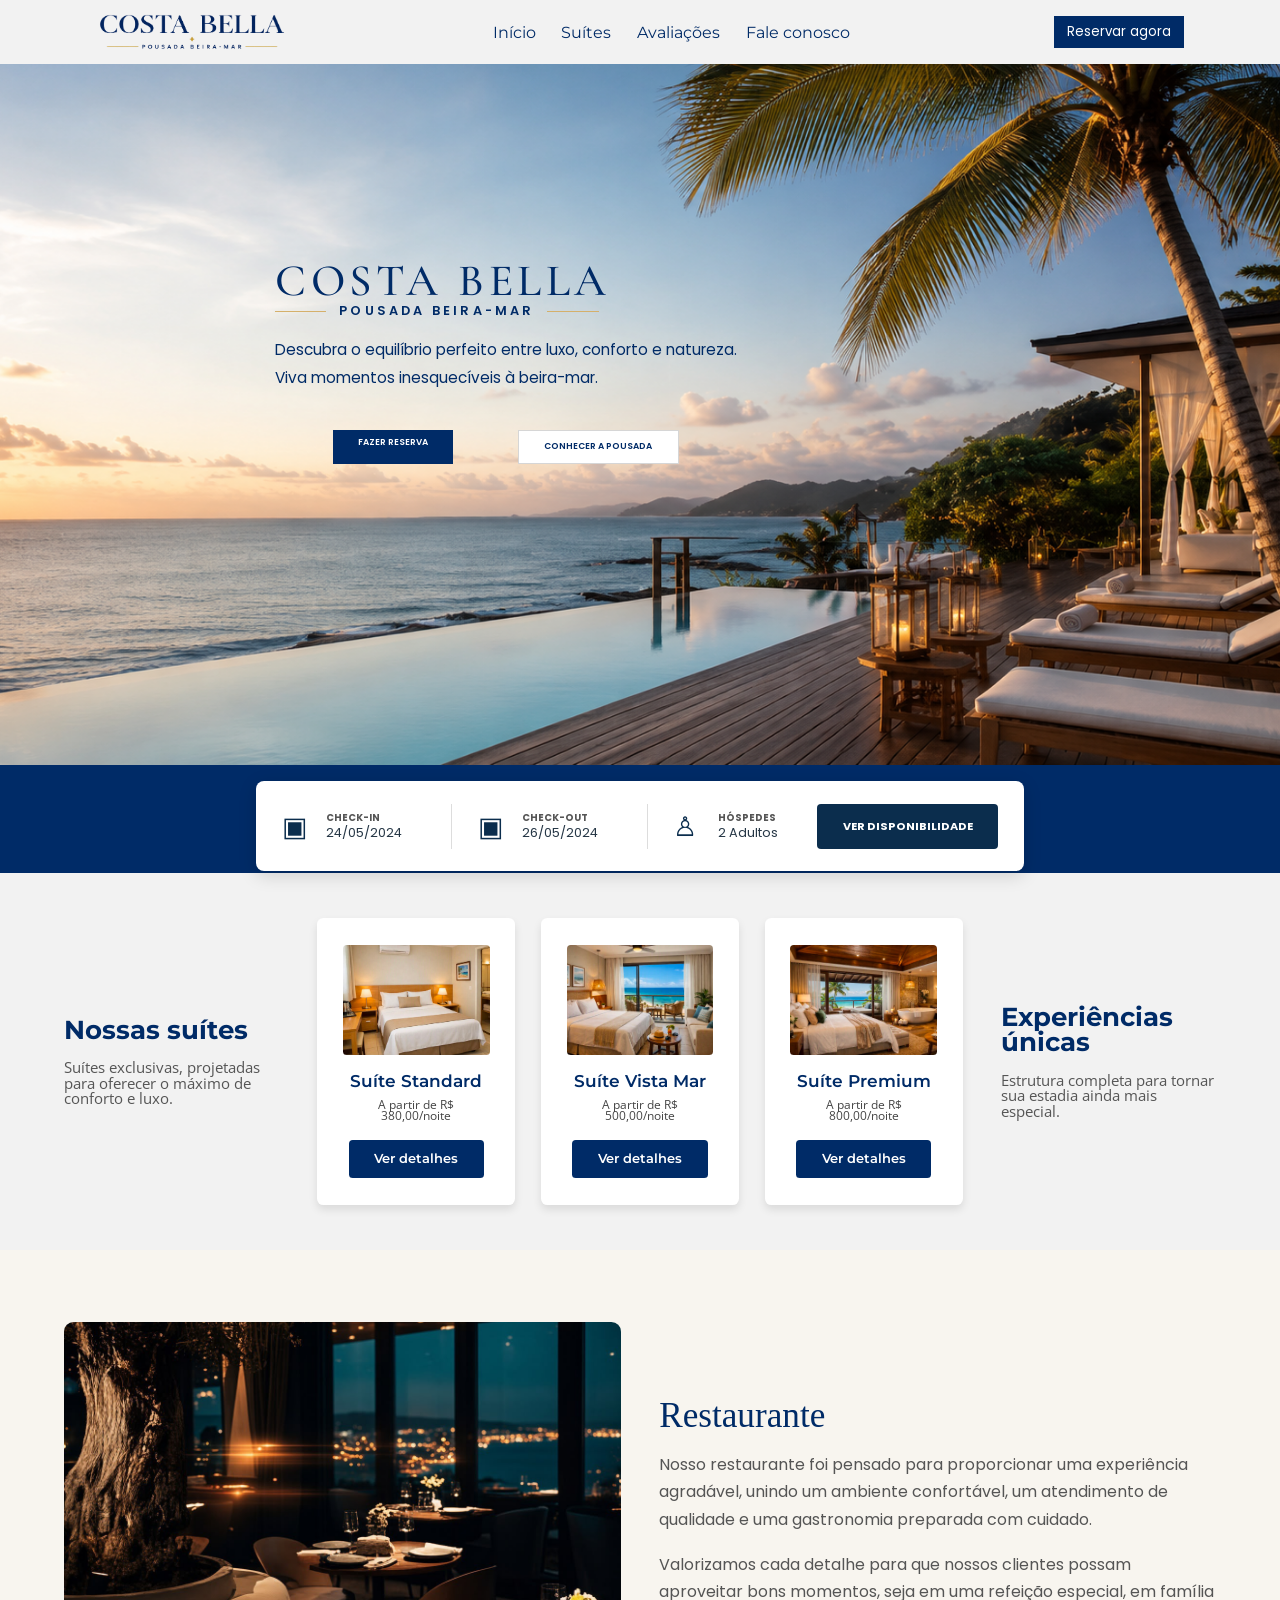
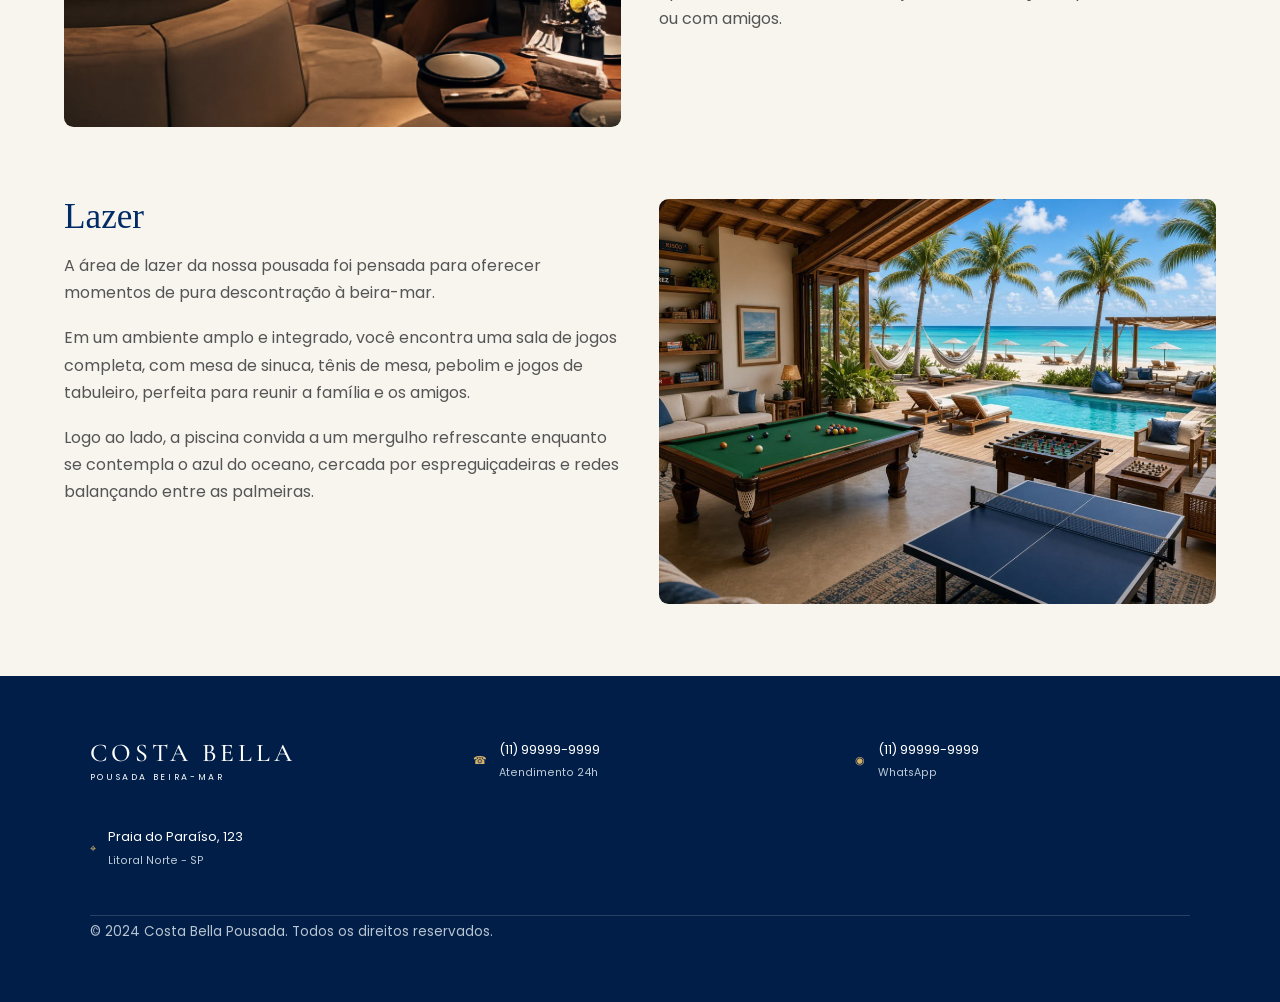
<file: index.html>
<!DOCTYPE html>
<html lang="pt-br">

<head>
    <meta charset="UTF-8">
    <meta name="viewport" content="width=device-width, initial-scale=1.0">
    <title>Costa Bella</title>

    <link href="https://fonts.googleapis.com/css2?family=Cormorant+Garamond:wght@500;600&family=Montserrat:wght@600;800&family=Open+Sans:wght@400;600&family=Poppins:wght@400;600&display=swap" rel="stylesheet">

    <link rel="stylesheet" href="css/reset.css">
    <link rel="stylesheet" href="css/style.css">
</head>

<body>

    <header>

        <img src="images/logo.png" alt="Costa Bella">
        <button class="menu-mobile" onclick="abrirMenu()">☰</button>
        <nav id="menu">
            <ul class="itens-menu">
                <li>
                    <a href="index.html">Início</a>
                </li>
                <li>
                    <a href="acomodacoes.html">Suítes</a>
                </li>
                <li>
                <li>
                    <a href="#">Avaliações</a>
                </li>
                <li>
                    <a href="#contato">Fale conosco</a>
                </li>
            </ul>
        </nav>
        <button class="btn-reserva">
            Reservar agora
        </button>
    </header>


    <div class="hero">

        <div class="hero-conteudo">

            <h2>COSTA BELLA</h2>

            <div class="subtitulo">

                <span></span>

                POUSADA BEIRA-MAR

                <span></span>

            </div>

            <p>
                Descubra o equilíbrio perfeito entre luxo,
                conforto e natureza.<br>
                Viva momentos inesquecíveis à beira-mar.
            </p>

            <div class="hero-botoes">

                <a href="#reserva" class="btn-principal">
                    FAZER RESERVA
                </a>

                <a href="#sobre" class="btn-secundario">
                    CONHECER A POUSADA
                </a>

            </div>

        </div>

    </div>


    <div class="simulacao" id="reserva">

        <div class="reserva">

            <div class="campo">

                <span class="icone">▣</span>

                <div>

                    <small>CHECK-IN</small>

                    <strong>24/05/2024</strong>

                </div>

            </div>


            <div class="linha"></div>


            <div class="campo">

                <span class="icone">▣</span>

                <div>

                    <small>CHECK-OUT</small>

                    <strong>26/05/2024</strong>

                </div>

            </div>


            <div class="linha"></div>


            <div class="campo">

                <span class="icone">♙</span>

                <div>

                    <small>HÓSPEDES</small>

                    <strong>2 Adultos</strong>

                </div>

            </div>


            <button>
                VER DISPONIBILIDADE
            </button>

        </div>

    </div>


    <section class="sec2" id="sobre">

        <div class="sec2-card1">

            <h3>Nossas suítes</h3>

            <p>
                Suítes exclusivas, projetadas para oferecer
                o máximo de conforto e luxo.
            </p>

        </div>


        <div class="suites-container">


            <div class="sec2-card2">

                <img src="images/suite-standart.jpeg" alt="Suíte Standard">

                <h4>Suíte Standard</h4>

                <p>
                    A partir de R$ 380,00/noite
                </p>

                <button>
                    <a href="galeria.html">
                        Ver detalhes
                    </a>
                </button>

            </div>


            <div class="sec2-card2">

                <img src="images/suite-vista-mar.jpeg" alt="Suíte Vista Mar">

                <h4>Suíte Vista Mar</h4>

                <p>
                    A partir de R$ 500,00/noite
                </p>

                <button>
                    <a href="galeria.html">
                        Ver detalhes
                    </a>
                </button>

            </div>


            <div class="sec2-card2">

                <img src="images/suite-premium.jpeg" alt="Suíte Premium">

                <h4>Suíte Premium</h4>

                <p>
                    A partir de R$ 800,00/noite
                </p>

                <button>
                    <a href="galeria.html">
                        Ver detalhes
                    </a>
                </button>

            </div>


        </div>


        <div class="sec2-card1 experiencias">

            <h3>Experiências únicas</h3>

            <p>
                Estrutura completa para tornar sua
                estadia ainda mais especial.
            </p>

        </div>

    </section>


    <section class="restaurante">

        <div class="restaurante-img">

            <img src="images/restaurante3.jpeg" alt="Restaurante Costa Bella">

        </div>


        <div class="restaurante-texto">

            <h2>Restaurante</h2>

            <p>
                Nosso restaurante foi pensado para proporcionar
                uma experiência agradável, unindo um ambiente
                confortável, um atendimento de qualidade e uma
                gastronomia preparada com cuidado.
            </p>

            <p>
                Valorizamos cada detalhe para que nossos clientes
                possam aproveitar bons momentos, seja em uma
                refeição especial, em família ou com amigos.
            </p>

        </div>

    </section>


    <section class="lazer">

        <div class="restaurante-img">

            <img src="images/lazer.png" alt="Área de lazer">

        </div>


        <div class="restaurante-texto">

            <h2>Lazer</h2>

            <p>
                A área de lazer da nossa pousada foi pensada
                para oferecer momentos de pura descontração
                à beira-mar.
            </p>

            <p>
                Em um ambiente amplo e integrado, você encontra
                uma sala de jogos completa, com mesa de sinuca,
                tênis de mesa, pebolim e jogos de tabuleiro,
                perfeita para reunir a família e os amigos.
            </p>

            <p>
                Logo ao lado, a piscina convida a um mergulho
                refrescante enquanto se contempla o azul do oceano,
                cercada por espreguiçadeiras e redes balançando
                entre as palmeiras.
            </p>

        </div>

    </section>


    <footer class="footer" id="contato">

        <div class="footer-logo">

            <h2>COSTA BELLA</h2>

            <span>POUSADA BEIRA-MAR</span>

        </div>


        <div class="footer-item">

            <strong>☎</strong>

            <div>

                <p>(11) 99999-9999</p>

                <small>Atendimento 24h</small>

            </div>

        </div>


        <div class="footer-item">

            <strong>◉</strong>

            <div>

                <p>(11) 99999-9999</p>

                <small>WhatsApp</small>

            </div>

        </div>


        <div class="footer-item">

            <strong>⌖</strong>

            <div>

                <p>Praia do Paraíso, 123</p>

                <small>Litoral Norte - SP</small>

            </div>

        </div>


        <div class="copyright">

            © 2024 Costa Bella Pousada. Todos os direitos reservados.

        </div>

    </footer>


    <script>

        function abrirMenu() {

            const menu = document.getElementById("menu");

            menu.classList.toggle("menu-aberto");

        }

    </script>

</body>

</html>
</file>
<file: css/style.css>
body {
    font-family: 'Poppins', sans-serif;
    font-size: 2vh;
}

header {
    display: flex;
    justify-content: space-around;
    align-items: center;
    background-color: #f2f2f2;
    z-index: 999;
    position: fixed;
    width: 100%;
}

header img {
    width: 15vw;
}

.itens-menu {
    display: flex;
    align-items: center;
    justify-content: space-between;
}

.itens-menu a {
    text-decoration: none;
    color: #002b67;
    padding: 1vw;
    font-family: 'Montserrat', sans-serif;
    font-size: 1.8vh;
}

.itens-menu a:hover {
    text-decoration: underline;
    transition: 0.5s;
}

header button {
    background-color: #002b67;
    color: white;
    border: none;
    padding: 0.5vw 1vw;
}

header button:hover {
    background-color: #004191;
}

.menu-mobile {
    display: none;
}

.hero {
    height: 85vh;
    background-image: url("../images/fundo-inicio.png");
    background-size: cover;
    background-position: center;
    position: relative;
    display: flex;
    align-items: center;
}

.hero-conteudo {
    margin-left: 14.5%;
    margin-top: -2vh;
}

.hero-conteudo h2 {
    font-family: 'Cormorant Garamond', serif;
    font-size: 5vh;
    font-weight: 500;
    letter-spacing: 0.1em;
    color: #002b67;
}

.subtitulo {
    display: flex;
    align-items: center;
    gap: 1vw;
    color: #002b67;
    font-size: 1vw;
    font-weight: 600;
    letter-spacing: 0.25em;
    margin-top: 0.3vh;
}

.subtitulo span {
    width: 4vw;
    height: 0.1vh;
    background: #d5b06b;
}

.hero-conteudo p {
    margin-top: 2vh;
    line-height: 1.7;
    font-size: 1vw;
    color: #002b67;
}

.hero-botoes {
    display: flex;
    justify-content: space-around;
    padding: 2vw;
    margin-top: 1vw;
    color: #f2f2f2;
}

.btn-principal {
    color: white;
    padding: 2% 6%;
    display: inline-block;
    font-size: 0.55rem;
    font-weight: 600;
    background-color: #002b67;
    text-decoration: none;
}

.btn-principal:hover {
    background-color: #004191;
}

.btn-secundario {
    background: white;
    border: 0.1vh solid #d6d6d6;
    color: #002b67;
    padding: 1.3vh 2vw;
    display: inline-block;
    font-size: 0.55rem;
    font-weight: 600;
    transition: 0.3s;
    text-decoration: none;
}

.btn-secundario:hover {
    border-color: #002b67;
}

.sec1 {
    background-image: url('../images/fundo-inicio.png');
    background-size: cover;
    background-position: center;
    display: flex;
    justify-content: flex-start;
    align-items: center;
    height: 70vh;
}

.simulacao {
    height: 12vh;
    background-color: #002b67;
    position: relative;
    display: flex;
    justify-content: center;
}

.reserva {
    position: absolute;
    left: 50%;
    transform: translateX(-50%);
    width: 60vw;
    height: 10vh;
    background: white;
    border-radius: 0.5rem;
    display: flex;
    align-items: center;
    padding: 0 2vw;
    box-shadow: 0 0.5vh 2vh rgba(0,0,0,0.15);
    margin-top: 1.8vh;
}

.campo {
    display: flex;
    align-items: center;
    gap: 1vw;
    flex: 1;
}

.icone {
    font-size: 1.8rem;
    color: #0b2d4d;
}

.campo small {
    display: block;
    font-size: 0.6rem;
    font-weight: bold;
    color: #555;
    margin-bottom: 0.5vh;
}

.campo strong {
    display: block;
    font-size: 0.8rem;
    color: #263746;
}

.linha {
    width: 0.1vh;
    height: 5vh;
    background-color: #ddd;
    margin: 0 2vw;
}

.reserva button {
    height: 5vh;
    padding: 0 2vw;
    border: none;
    border-radius: 0.25rem;
    background-color: #0b2d4d;
    color: white;
    font-size: 0.7rem;
    font-weight: bold;
    cursor: pointer;
}

.reserva button:hover {
    background-color: #123f68;
}

.sec2 {
    display: flex;
    justify-content: space-around;
    align-items: center;
    gap: 3vw;
    padding: 5vh 5vw;
    background-color: #f2f2f2;
}

.sec2-card1 {
    flex: 1;
    max-width: 20%;
}

.sec2-card1 h3 {
    font-family: 'Montserrat', sans-serif;
    font-size: 2vw;
    font-weight: 700;
    color: #002b67;
    margin-bottom: 2vh;
}

.sec2-card1 p {
    font-family: 'Open Sans', sans-serif;
    font-size: 1.2vw;
    color: #555;
}

.suites-container {
    flex: 3;
    display: flex;
    justify-content: center;
    gap: 2vw;
}

.sec2-card2 {
    flex: 1;
    background: #fff;
    border-radius: 0.5vw;
    box-shadow: 0 0.5vh 1vh rgba(0, 0, 0, 0.1);
    padding: 3vh 2vw;
    text-align: center;
    transition: transform 0.3s ease;
}

.sec2-card2:hover {
    transform: translateY(-0.8vh);
}

.sec2-card2 img {
    width: 100%;
    border-radius: 0.3vw;
    margin-bottom: 2vh;
}

.sec2-card2 h4 {
    font-family: 'Montserrat', sans-serif;
    font-size: 1.3vw;
    font-weight: 600;
    color: #002b67;
    margin-bottom: 1vh;
}

.sec2-card2 p {
    font-family: 'Open Sans', sans-serif;
    font-size: 0.9vw;
    color: #444;
    margin-bottom: 2vh;
}

.sec2-card2 button {
    background-color: #002b67;
    border: none;
    border-radius: 0.3vw;
    padding: 1vh 2vw;
    cursor: pointer;
}

.sec2-card2 button a {
    text-decoration: none;
    color: #fff;
    font-family: 'Montserrat', sans-serif;
    font-weight: 600;
    font-size: 1vw;
}

.sec2-card2 button:hover {
    background-color: #004080;
}

.experiencias {
    flex: 1;
    max-width: 20%;
}

.restaurante {
    width: 90%;
    max-width: 75rem;
    margin: 8vh auto;
    display: flex;
    align-items: center;
    gap: 3vw;
}

.restaurante-img {
    width: 50%;
}

.restaurante-img img {
    width: 100%;
    height: 45vh;
    object-fit: cover;
    border-radius: 0.6rem;
}

.restaurante-texto {
    width: 50%;
}

.restaurante-texto h2 {
    font-size: 2.2rem;
    color: #002b67;
    margin-bottom: 2vh;
}

.restaurante-texto p {
    font-size: 1rem;
    line-height: 1.7;
    color: #555;
    margin-bottom: 2vh;
}

.lazer {
    width: 90%;
    max-width: 75rem;
    margin: 8vh auto;
    display: flex;
    flex-direction: row-reverse;
    gap: 3vw;
}

.footer {
    background: #00244d;
    color: white;
    padding: 3vh 11% 2vh;
    display: grid;
    grid-template-columns: 1.5fr 1fr 1fr 1.3fr auto;
    gap: 2vw;
    align-items: center;
}

.footer-logo h2 {
    font-family: 'Cormorant Garamond', serif;
    font-size: 4vh;
    font-weight: 500;
    letter-spacing: 0.1em;
}

.footer-logo span {
    font-size: 1.5vh;
    letter-spacing: 0.3em;
}

.footer-item {
    display: flex;
    gap: 1vw;
    align-items: center;
}

.footer-item strong {
    font-size: 1.2vh;
    color: #d5b06b;
}

.footer-item p {
    font-size: 1vw;
    margin-bottom: 0.5vh;
}

.footer-item small {
    font-size: 1.2vh;
    color: #bdcad7;
}

.copyright {
    grid-column: 1 / -1;
    border-top: 0.1vh solid rgba(255,255,255,0.15);
    padding-top: 1vh;
    font-size: 1.5vh;
    color: #b7c4d1;
}


@media (max-width: 48rem) {

    body {
        font-size: 1rem;
        overflow-x: hidden;
    }

    header {
        height: 9vh;
        padding: 0 4vw;
        box-sizing: border-box;
        justify-content: space-between;
    }

    header img {
        width: 38vw;
        order: 2;
    }

    .menu-mobile {
        display: block;
        order: 1;
        background: none;
        border: none;
        color: #002b67;
        font-size: 2rem;
        padding: 0;
        cursor: pointer;
    }

    .btn-reserva {
        order: 3;
        padding: 1.2vh 3vw;
        font-size: 0.55rem;
    }

    header nav {
        position: absolute;
        top: 9vh;
        left: 0;
        width: 100%;
        background-color: #f2f2f2;
        display: none;
        box-shadow: 0 0.5vh 1.5vh rgba(0,0,0,0.15);
    }

    header nav.menu-aberto {
        display: block;
    }

    .itens-menu {
        display: flex;
        flex-direction: column;
        align-items: stretch;
        padding: 1vh 0;
    }

    .itens-menu li {
        width: 100%;
    }

    .itens-menu a {
        display: block;
        padding: 2vh 6vw;
        font-size: 0.85rem;
    }

    .hero {
        height: 75vh;
        background-position: center;
        align-items: center;
    }

    .hero-conteudo {
        margin: 0;
        padding: 0 6vw;
        width: 100%;
        box-sizing: border-box;
    }

    .hero-conteudo h2 {
        font-size: 2.5rem;
    }

    .subtitulo {
        font-size: 0.55rem;
        letter-spacing: 0.15em;
        gap: 2vw;
    }

    .subtitulo span {
        width: 8vw;
    }

    .hero-conteudo p {
        margin-top: 2vh;
        font-size: 0.8rem;
        line-height: 1.6;
    }

    .hero-botoes {
        display: flex;
        flex-direction: column;
        gap: 1.5vh;
        padding: 0;
        margin-top: 3vh;
    }

    .btn-principal,
    .btn-secundario {
        width: 100%;
        box-sizing: border-box;
        text-align: center;
        padding: 2vh 5vw;
        font-size: 0.65rem;
    }

    .simulacao {
        height: auto;
        padding: 4vh 4vw;
        box-sizing: border-box;
    }

    .reserva {
        position: relative;
        left: auto;
        transform: none;
        width: 100%;
        height: auto;
        box-sizing: border-box;
        padding: 3vh 5vw;
        margin: 0;
        display: flex;
        flex-direction: column;
        gap: 2vh;
    }

    .campo {
        width: 100%;
    }

    .icone {
        font-size: 1.6rem;
    }

    .campo small {
        font-size: 0.55rem;
    }

    .campo strong {
        font-size: 0.8rem;
    }

    .linha {
        width: 100%;
        height: 0.1vh;
        margin: 0;
    }

    .reserva button {
        width: 100%;
        height: 6vh;
        padding: 0 4vw;
    }

    .sec2 {
        display: flex;
        flex-direction: column;
        padding: 6vh 5vw;
        gap: 3vh;
        box-sizing: border-box;
    }

    .sec2-card1,
    .experiencias {
        max-width: 100%;
        width: 100%;
        text-align: center;
    }

    .sec2-card1 h3 {
        font-size: 1.7rem;
    }

    .sec2-card1 p {
        font-size: 0.85rem;
        line-height: 1.6;
    }

    .suites-container {
        width: 100%;
        display: flex;
        flex-direction: column;
        gap: 3vh;
    }

    .sec2-card2 {
        width: 100%;
        box-sizing: border-box;
        padding: 2vh 4vw;
    }

    .sec2-card2 img {
        width: 100%;
        margin-bottom: 2vh;
        border-radius: 0.5rem;
    }

    .sec2-card2 h4 {
        font-size: 1rem;
    }

    .sec2-card2 p {
        font-size: 0.8rem;
    }

    .sec2-card2 button {
        padding: 1.5vh 5vw;
    }

    .sec2-card2 button a {
        font-size: 0.7rem;
    }

    .restaurante,
    .lazer {
        width: 90%;
        margin: 7vh auto;
        display: flex;
        flex-direction: column;
        gap: 3vh;
    }

    .restaurante-img,
    .restaurante-texto {
        width: 100%;
    }

    .restaurante-img img {
        width: 100%;
        height: 30vh;
        border-radius: 0.6rem;
    }

    .restaurante-texto h2 {
        font-size: 1.8rem;
        margin-bottom: 2vh;
    }

    .restaurante-texto p {
        font-size: 0.85rem;
        line-height: 1.7;
    }

    .footer {
        display: flex;
        flex-direction: column;
        align-items: flex-start;
        gap: 3vh;
        padding: 5vh 7vw 3vh;
    }

    .footer-logo h2 {
        font-size: 2rem;
    }

    .footer-logo span {
        font-size: 0.6rem;
    }

    .footer-item {
        width: 100%;
    }

    .footer-item p {
        font-size: 0.85rem;
    }

    .footer-item small {
        font-size: 0.65rem;
    }

    .copyright {
        width: 100%;
        font-size: 0.6rem;
    }

}



* {
    margin: 0;
    padding: 0;
    box-sizing: border-box;
}

html {
    scroll-behavior: smooth;
}

body {
    font-family: "Poppins", sans-serif;
    color: #002b67;
    background: #f8f5ef;
}

img {
    width: 100%;
    display: block;
    object-fit: cover;
}

a {
    text-decoration: none;
    color: inherit;
}

button {
    font-family: inherit;
}


.mini-titulo {
    display: block;
    color: #b58a42;
    font-size: clamp(0.65rem, 1vw, 0.85rem);
    font-weight: 600;
    letter-spacing: 0.2em;
}

h1,
h2,
h3 {
    font-family: Georgia, "Times New Roman", serif;
    font-weight: 400;
}

.linha-dourada {
    display: block;
    width: 3rem;
    height: 0.1rem;
    background: #b58a42;
    margin-top: 1.5rem;
}


.hero-acomodacoes {
    min-height: 70vh;
    display: grid;
    grid-template-columns: 0.9fr 1.1fr;
    background: #f8f5ef;
}

.hero-conteudo {
    display: flex;
    flex-direction: column;
    justify-content: center;
    padding: clamp(3rem, 7vw, 7rem);
}

.hero-conteudo h1 {
    font-size: clamp(3rem, 6vw, 6rem);
    line-height: 0.95;
    margin: 1rem 0 1.5rem;
}

.hero-conteudo p {
    max-width: 32rem;
    font-size: clamp(0.9rem, 1.2vw, 1.1rem);
    line-height: 1.8;
}

.hero-imagem {
    min-height: 70vh;
}

.hero-imagem img {
    height: 100%;
}


.acomodacoes {
    padding: clamp(4rem, 8vw, 8rem) clamp(1.5rem, 7vw, 7rem);
}

.titulo-secao {
    margin-bottom: 3rem;
}

.titulo-secao h2 {
    font-size: clamp(2.5rem, 5vw, 4.5rem);
    margin: 0.5rem 0 1rem;
}

.titulo-secao p {
    max-width: 40rem;
    line-height: 1.7;
}

.cards-suities {
    display: grid;
    grid-template-columns: repeat(4, 1fr);
    gap: 1.2rem;
}

.card-suite {
    background: #fffdf8;
    border: 0.05rem solid #ddd8ce;
    border-radius: 0.7rem;
    overflow: hidden;
    transition: transform 0.3s ease, box-shadow 0.3s ease;
}

.card-suite:hover {
    transform: translateY(-0.4rem);
    box-shadow: 0 1rem 2rem rgba(0, 43, 103, 0.1);
}

.imagem-suite {
    aspect-ratio: 4 / 3;
    overflow: hidden;
}

.imagem-suite img {
    height: 100%;
    transition: transform 0.5s ease;
}

.card-suite:hover .imagem-suite img {
    transform: scale(1.05);
}

.conteudo-suite {
    padding: 1.5rem;
}

.conteudo-suite h3 {
    font-size: 1.5rem;
    margin-bottom: 0.7rem;
}

.conteudo-suite p {
    font-size: 0.85rem;
    line-height: 1.7;
    min-height: 4rem;
}

.link-suite {
    display: inline-flex;
    align-items: center;
    gap: 0.6rem;
    margin-top: 1rem;
    font-size: 0.8rem;
    font-weight: 500;
}

.link-suite span {
    font-size: 1.2rem;
}


.comodidades {
    display: grid;
    grid-template-columns: 0.8fr 1.2fr;
    gap: 5rem;
    padding: clamp(4rem, 8vw, 7rem);
    background: #f0ede5;
}

.comodidades-texto h2 {
    max-width: 25rem;
    font-size: clamp(2.5rem, 5vw, 4.5rem);
    line-height: 1;
    margin: 1rem 0;
}

.comodidades-texto p {
    max-width: 27rem;
    margin-top: 1.5rem;
    line-height: 1.8;
}

.lista-comodidades {
    display: grid;
    grid-template-columns: repeat(2, 1fr);
    gap: 2rem;
}

.comodidade {
    display: flex;
    align-items: center;
    gap: 1rem;
    padding-bottom: 1rem;
    border-bottom: 0.05rem solid #d7d1c5;
}

.icone {
    font-size: 1.7rem;
    min-width: 2rem;
}

.comodidade p {
    font-size: 0.9rem;
}


.galeria {
    padding: clamp(4rem, 8vw, 7rem) clamp(1.5rem, 7vw, 7rem);
    background: #002b67;
    color: #fff;
}

.galeria-topo {
    display: flex;
    justify-content: space-between;
    align-items: end;
    gap: 2rem;
    margin-bottom: 2rem;
}

.galeria-topo h2 {
    font-size: clamp(2.5rem, 5vw, 4rem);
    margin-top: 0.5rem;
}

.galeria-topo p {
    max-width: 25rem;
    line-height: 1.7;
}

.filtros-galeria {
    display: flex;
    gap: 2rem;
    margin-bottom: 2rem;
}

.filtros-galeria button {
    border: none;
    background: transparent;
    color: #fff;
    cursor: pointer;
    padding-bottom: 0.5rem;
    border-bottom: 0.1rem solid transparent;
}

.filtros-galeria button.ativo {
    color: #d4ad65;
    border-color: #d4ad65;
}

.grid-galeria {
    display: grid;
    grid-template-columns: 1.4fr 0.7fr 0.9fr;
    grid-template-rows: repeat(2, 16rem);
    gap: 0.6rem;
}

.foto-galeria {
    overflow: hidden;
}

.foto-galeria img {
    height: 100%;
    transition: transform 0.5s ease;
}

.foto-galeria:hover img {
    transform: scale(1.05);
}

.foto-grande {
    grid-row: span 2;
}



.experiencia {
    position: relative;
    min-height: 65vh;
    overflow: hidden;
}

.experiencia > img {
    position: absolute;
    inset: 0;
    width: 100%;
    height: 100%;
}

.experiencia::after {
    content: "";
    position: absolute;
    inset: 0;
    background: linear-gradient(
        90deg,
        rgba(0, 25, 60, 0.85),
        rgba(0, 25, 60, 0.25),
        transparent
    );
}

.experiencia-conteudo {
    position: relative;
    z-index: 1;
    min-height: 65vh;
    display: flex;
    flex-direction: column;
    justify-content: center;
    padding: clamp(3rem, 8vw, 8rem);
    color: #fff;
}

.experiencia-conteudo h2 {
    max-width: 45rem;
    font-size: clamp(2.5rem, 5vw, 5rem);
    line-height: 1;
    margin: 1rem 0 2rem;
}

.botao-outline,
.botao-principal {
    display: inline-flex;
    align-items: center;
    justify-content: center;
    gap: 0.8rem;
    width: fit-content;
    padding: 0.9rem 1.5rem;
    border-radius: 10rem;
    transition: 0.3s ease;
}

.botao-outline {
    border: 0.08rem solid #d4ad65;
    color: #fff;
}

.botao-outline:hover {
    background: #d4ad65;
    color: #002b67;
}



.cta {
    text-align: center;
    padding: clamp(4rem, 7vw, 7rem) 1.5rem;
    background: #f8f5ef;
}

.cta h2 {
    font-size: clamp(2rem, 4vw, 3.5rem);
    margin: 1rem auto 2rem;
}

.botao-principal {
    background: #002b67;
    color: #fff;
}

.botao-principal:hover {
    background: #b58a42;
}


.footer {
    display: grid;
    grid-template-columns: 1fr 1fr 1fr;
    gap: 3rem;
    padding: 4rem clamp(1.5rem, 7vw, 7rem);
    background: #001e47;
    color: #fff;
}

.footer-logo h2 {
    font-size: 1.6rem;
    letter-spacing: 0.15em;
}

.footer-logo span {
    font-size: 0.55rem;
    letter-spacing: 0.3em;
}

.footer-menu {
    display: flex;
    flex-direction: column;
    gap: 0.8rem;
}

.footer-menu a,
.redes-sociais a {
    font-size: 0.8rem;
}

.redes-sociais {
    display: flex;
    flex-direction: column;
    gap: 0.8rem;
}

.footer-final {
    grid-column: 1 / -1;
    border-top: 0.05rem solid rgba(255, 255, 255, 0.2);
    padding-top: 1.5rem;
    display: flex;
    justify-content: space-between;
    gap: 1rem;
}

.footer-final p {
    color: #d4ad65;
}

.footer-final small {
    opacity: 0.7;
}


@media (max-width: 48rem) {

    .hero-acomodacoes {
        display: flex;
        flex-direction: column-reverse;
    }

    .hero-imagem {
        min-height: 55vh;
    }

    .hero-conteudo {
        min-height: 45vh;
        padding: 3rem 1.5rem;
    }

    .hero-conteudo h1 {
        font-size: clamp(3rem, 15vw, 5rem);
    }


    .acomodacoes {
        padding: 4rem 1.5rem;
    }

    .titulo-secao {
        margin-bottom: 2rem;
    }

    .cards-suities {
        grid-template-columns: 1fr;
        gap: 1.2rem;
    }

    .card-suite {
        width: 100%;
    }

    .conteudo-suite p {
        min-height: auto;
    }


    .comodidades {
        grid-template-columns: 1fr;
        gap: 3rem;
        padding: 4rem 1.5rem;
    }

    .lista-comodidades {
        grid-template-columns: repeat(2, 1fr);
        gap: 1.5rem 1rem;
    }

    .comodidade {
        align-items: flex-start;
        flex-direction: column;
        gap: 0.5rem;
    }


    .galeria {
        padding: 4rem 1.5rem;
    }

    .galeria-topo {
        flex-direction: column;
        align-items: flex-start;
    }

    .filtros-galeria {
        gap: 1.2rem;
        overflow-x: auto;
        padding-bottom: 0.5rem;
    }

    .filtros-galeria button {
        white-space: nowrap;
    }

    .grid-galeria {
        grid-template-columns: repeat(2, 1fr);
        grid-template-rows: auto;
        gap: 0.5rem;
    }

    .foto-galeria {
        aspect-ratio: 1 / 1;
    }

    .foto-grande {
        grid-row: auto;
        grid-column: span 2;
        aspect-ratio: 16 / 10;
    }


    .experiencia {
        min-height: 75vh;
    }

    .experiencia-conteudo {
        min-height: 75vh;
        padding: 3rem 1.5rem;
        justify-content: end;
        padding-bottom: 4rem;
    }

    .experiencia-conteudo h2 {
        font-size: clamp(2.5rem, 11vw, 4rem);
    }


    .cta {
        padding: 4rem 1.5rem;
    }


    .footer {
        grid-template-columns: 1fr;
        padding: 3.5rem 1.5rem;
    }

    .footer-final {
        grid-column: auto;
        flex-direction: column;
    }

}
</file>
